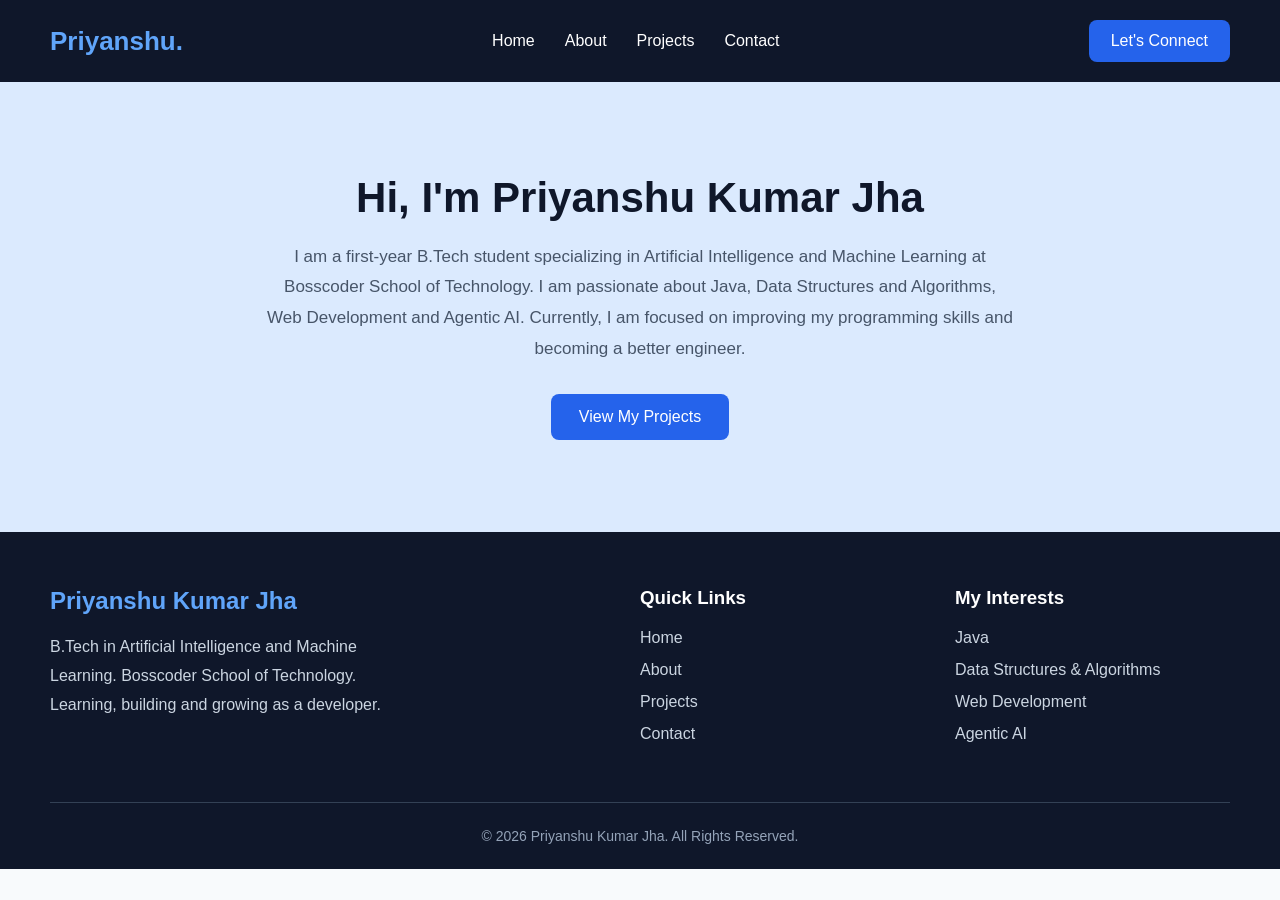
<file: p10/index.html>
<!DOCTYPE html>
<html lang="en">
<head>
    <meta charset="UTF-8">
    <meta name="viewport" content="width=device-width, initial-scale=1.0">
    <title>Priyanshu Kumar Jha | Portfolio</title>
    <link rel="stylesheet" href="style.css">
</head>
<body>

    <!-- HEADER -->
    <header class="header">

        <h2 class="logo">Priyanshu.</h2>

        <nav class="navbar">
            <a href="#">Home</a>
            <a href="#">About</a>
            <a href="#">Projects</a>
            <a href="#">Contact</a>
        </nav>

        <a href="#" class="header-btn">Let's Connect</a>

    </header>


    <!-- HERO SECTION -->
    <main>
        <section class="hero">

            <div class="hero-content">

                <h1>Hi, I'm Priyanshu Kumar Jha</h1>

                <p>
                    I am a first-year B.Tech student specializing
                    in Artificial Intelligence and Machine Learning
                    at Bosscoder School of Technology.

                    I am passionate about Java, Data Structures
                    and Algorithms, Web Development and Agentic AI.
                    Currently, I am focused on improving my
                    programming skills and becoming a better engineer.
                </p>

                <a href="#" class="hero-btn">View My Projects</a>

            </div>

        </section>
    </main>


    <!-- FOOTER -->
    <footer class="footer">

        <div class="footer-container">

            <div class="footer-about">

                <h2>Priyanshu Kumar Jha</h2>

                <p>
                    B.Tech in Artificial Intelligence and
                    Machine Learning.

                    Bosscoder School of Technology.

                    Learning, building and growing as a developer.
                </p>

            </div>


            <div class="footer-links">

                <h3>Quick Links</h3>

                <a href="#">Home</a>
                <a href="#">About</a>
                <a href="#">Projects</a>
                <a href="#">Contact</a>

            </div>


            <div class="footer-social">

                <h3>My Interests</h3>

                <a href="#">Java</a>
                <a href="#">Data Structures & Algorithms</a>
                <a href="#">Web Development</a>
                <a href="#">Agentic AI</a>

            </div>

        </div>


        <div class="footer-bottom">

            <p>
                © 2026 Priyanshu Kumar Jha.
                All Rights Reserved.
            </p>

        </div>

    </footer>

</body>
</html>
</file>
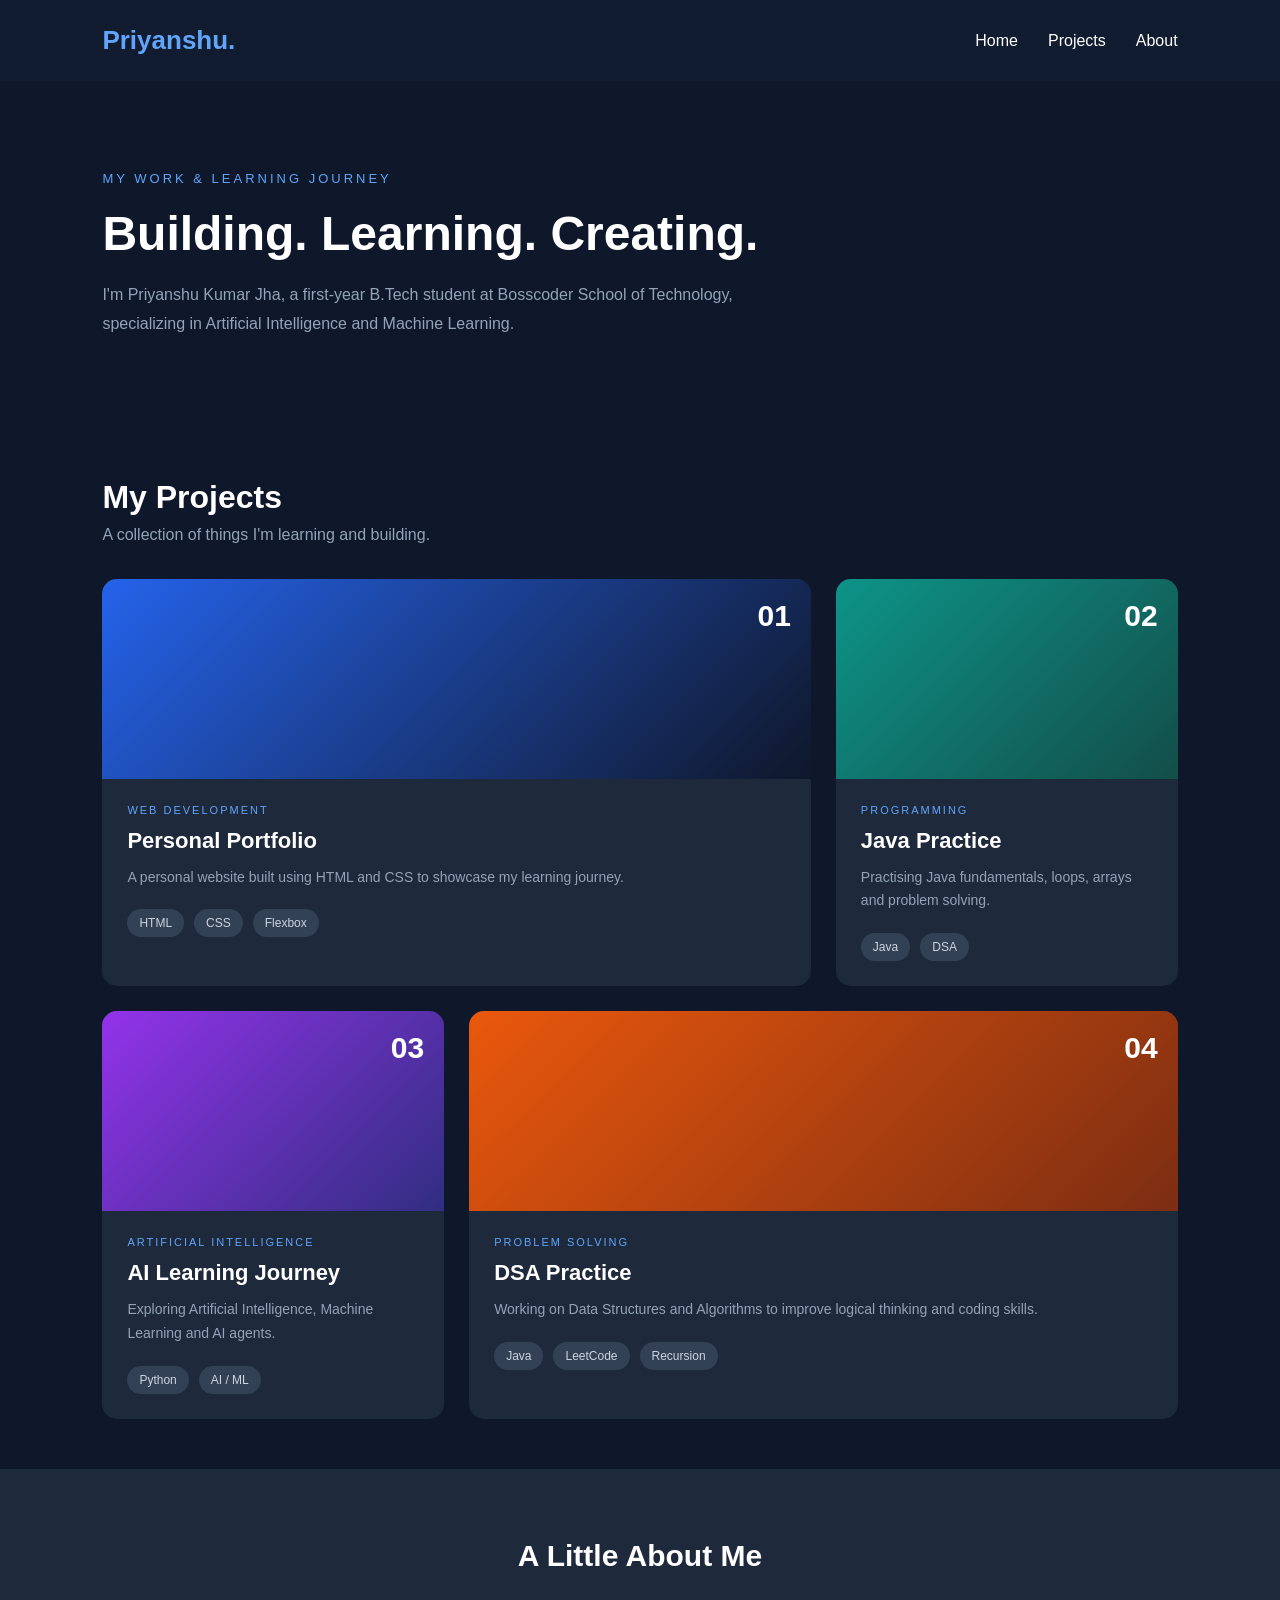
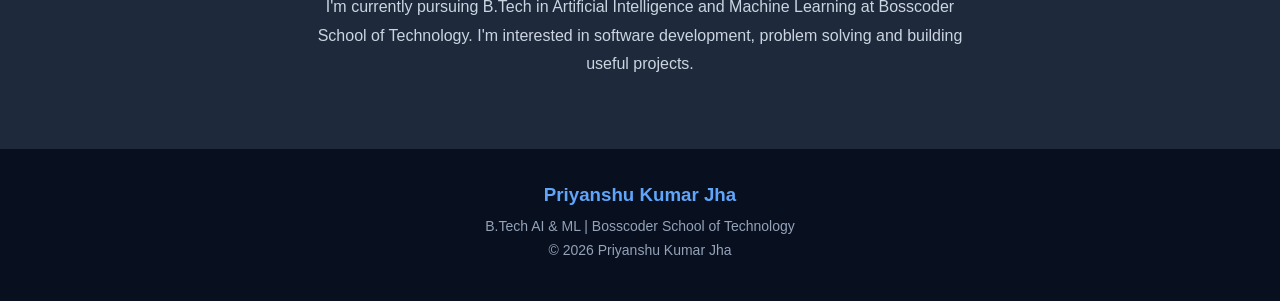
<file: p12/index.html>
<!DOCTYPE html>
<html lang="en">
<head>
    <meta charset="UTF-8">
    <meta name="viewport" content="width=device-width, initial-scale=1.0">
    <title>Priyanshu Kumar Jha | Projects</title>
    <link rel="stylesheet" href="style.css">
</head>
<body>

    <!-- HEADER -->
    <header class="header">

        <h2>Priyanshu.</h2>

        <nav>
            <a href="#home">Home</a>
            <a href="#projects">Projects</a>
            <a href="#about">About</a>
        </nav>

    </header>


    <!-- HERO SECTION -->
    <section class="hero" id="home">

        <p class="tagline">MY WORK & LEARNING JOURNEY</p>

        <h1>Building. Learning. Creating.</h1>

        <p>
            I'm Priyanshu Kumar Jha, a first-year B.Tech
            student at Bosscoder School of Technology,
            specializing in Artificial Intelligence and
            Machine Learning.
        </p>

    </section>


    <!-- PROJECTS SECTION -->
    <main class="projects" id="projects">

        <div class="section-heading">
            <h2>My Projects</h2>
            <p>A collection of things I'm learning and building.</p>
        </div>


        <div class="project-grid">

            <!-- PROJECT 1 -->
            <article class="project-card featured">

                <div class="project-image image-one">
                    <span>01</span>
                </div>

                <div class="project-info">
                    <p class="category">WEB DEVELOPMENT</p>

                    <h3>Personal Portfolio</h3>

                    <p>
                        A personal website built using HTML
                        and CSS to showcase my learning journey.
                    </p>

                    <div class="tech-stack">
                        <span>HTML</span>
                        <span>CSS</span>
                        <span>Flexbox</span>
                    </div>
                </div>

            </article>


            <!-- PROJECT 2 -->
            <article class="project-card">

                <div class="project-image image-two">
                    <span>02</span>
                </div>

                <div class="project-info">
                    <p class="category">PROGRAMMING</p>

                    <h3>Java Practice</h3>

                    <p>
                        Practising Java fundamentals,
                        loops, arrays and problem solving.
                    </p>

                    <div class="tech-stack">
                        <span>Java</span>
                        <span>DSA</span>
                    </div>
                </div>

            </article>


            <!-- PROJECT 3 -->
            <article class="project-card">

                <div class="project-image image-three">
                    <span>03</span>
                </div>

                <div class="project-info">
                    <p class="category">ARTIFICIAL INTELLIGENCE</p>

                    <h3>AI Learning Journey</h3>

                    <p>
                        Exploring Artificial Intelligence,
                        Machine Learning and AI agents.
                    </p>

                    <div class="tech-stack">
                        <span>Python</span>
                        <span>AI / ML</span>
                    </div>
                </div>

            </article>


            <!-- PROJECT 4 -->
            <article class="project-card wide">

                <div class="project-image image-four">
                    <span>04</span>
                </div>

                <div class="project-info">
                    <p class="category">PROBLEM SOLVING</p>

                    <h3>DSA Practice</h3>

                    <p>
                        Working on Data Structures and Algorithms
                        to improve logical thinking and coding skills.
                    </p>

                    <div class="tech-stack">
                        <span>Java</span>
                        <span>LeetCode</span>
                        <span>Recursion</span>
                    </div>
                </div>

            </article>

        </div>

    </main>


    <!-- ABOUT SECTION -->
    <section class="about" id="about">

        <h2>A Little About Me</h2>

        <p>
            I'm currently pursuing B.Tech in Artificial
            Intelligence and Machine Learning at
            Bosscoder School of Technology.

            I'm interested in software development,
            problem solving and building useful projects.
        </p>

    </section>


    <!-- FOOTER -->
    <footer class="footer">

        <h3>Priyanshu Kumar Jha</h3>

        <p>
            B.Tech AI & ML | Bosscoder School of Technology
        </p>

        <p>© 2026 Priyanshu Kumar Jha</p>

    </footer>

</body>
</html>
</file>
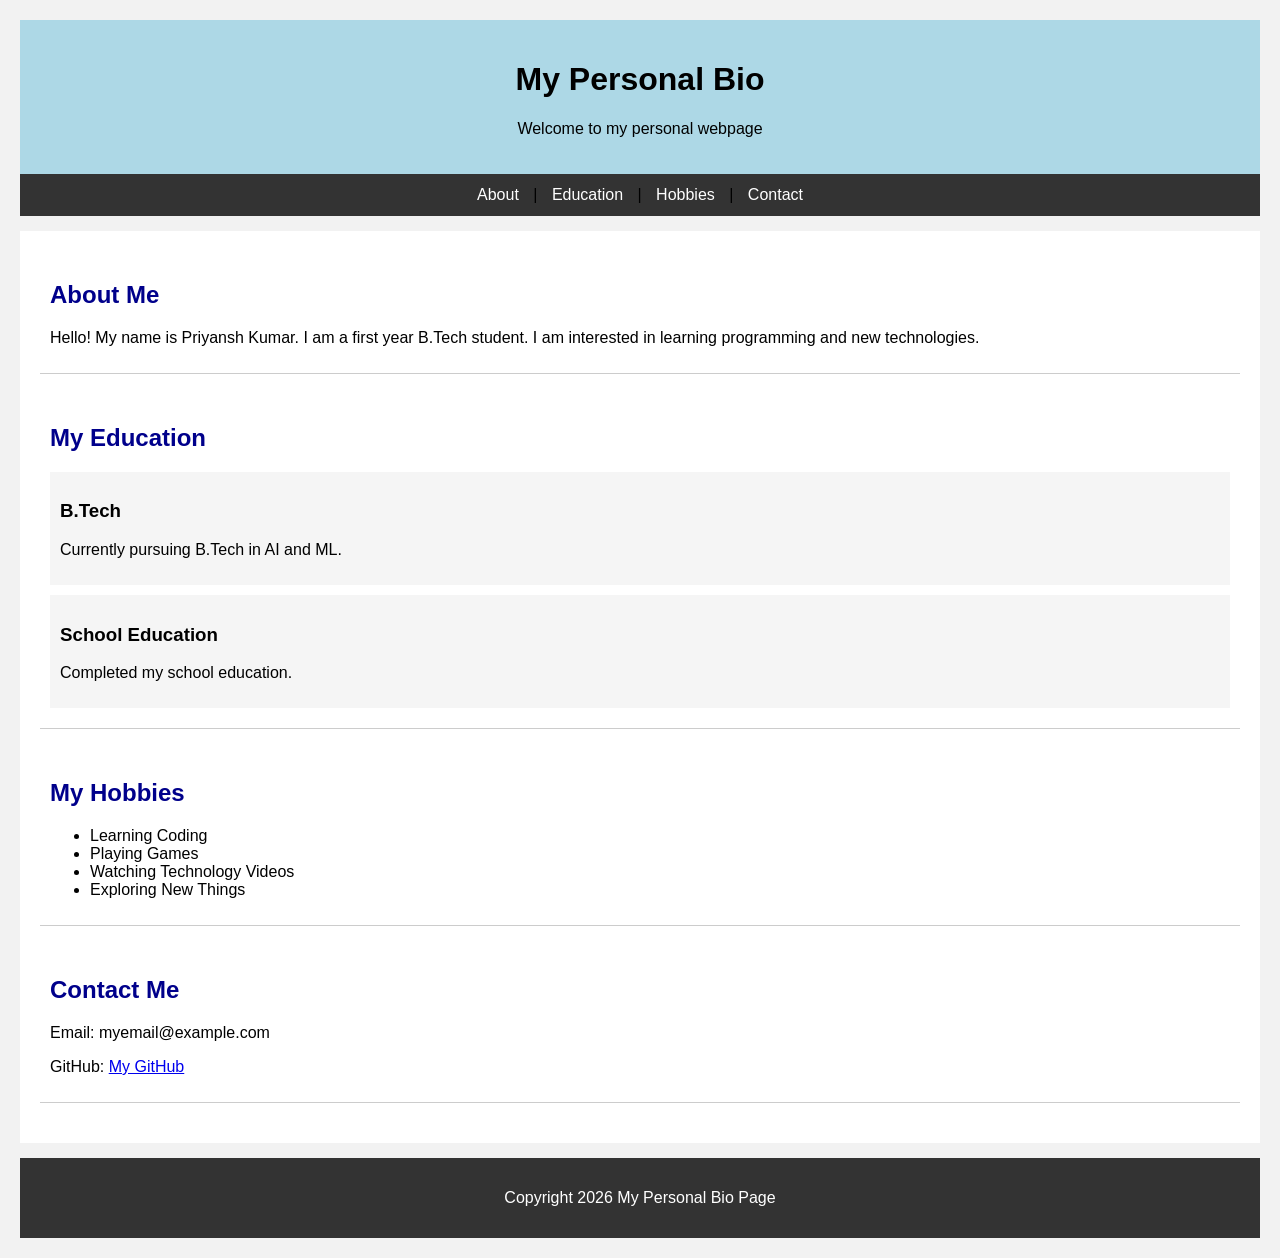
<file: P5/index.html>
<!DOCTYPE html>
<html lang="en">
<head>
    <meta charset="UTF-8">
    <meta name="viewport" content="width=device-width, initial-scale=1.0">
    <title>My Bio Page</title> 
    <link rel="stylesheet" href="style.css">
</head>
<body>

    <header>
        <h1>My Personal Bio</h1>
        <p>Welcome to my personal webpage</p>
    </header>

    <nav>
        <a href="#about">About</a> |
        <a href="#education">Education</a> |
        <a href="#hobbies">Hobbies</a> |
        <a href="#contact">Contact</a>
    </nav>

    <main>

        <section id="about">
            <h2>About Me</h2>
            <p>
                Hello! My name is Priyansh Kumar.
                I am a first year B.Tech student.
                I am interested in learning programming
                and new technologies.
            </p>
        </section>

        <section id="education">
            <h2>My Education</h2>

            <article>
                <h3>B.Tech</h3>
                <p>Currently pursuing B.Tech in AI and ML.</p>
            </article>

            <article>
                <h3>School Education</h3>
                <p>Completed my school education.</p>
            </article>
        </section>

        <section id="hobbies">
            <h2>My Hobbies</h2>
            <ul>
                <li>Learning Coding</li>
                <li>Playing Games</li>
                <li>Watching Technology Videos</li>
                <li>Exploring New Things</li>
            </ul>
        </section>

        <section id="contact">
            <h2>Contact Me</h2>
            <p>Email: myemail@example.com</p>
            <p>
                GitHub:
                <a href="https://github.com/">My GitHub</a>
            </p>
        </section>

    </main>

    <footer>
        <p>Copyright 2026 My Personal Bio Page</p>
    </footer>

</body>
</html>
</file>
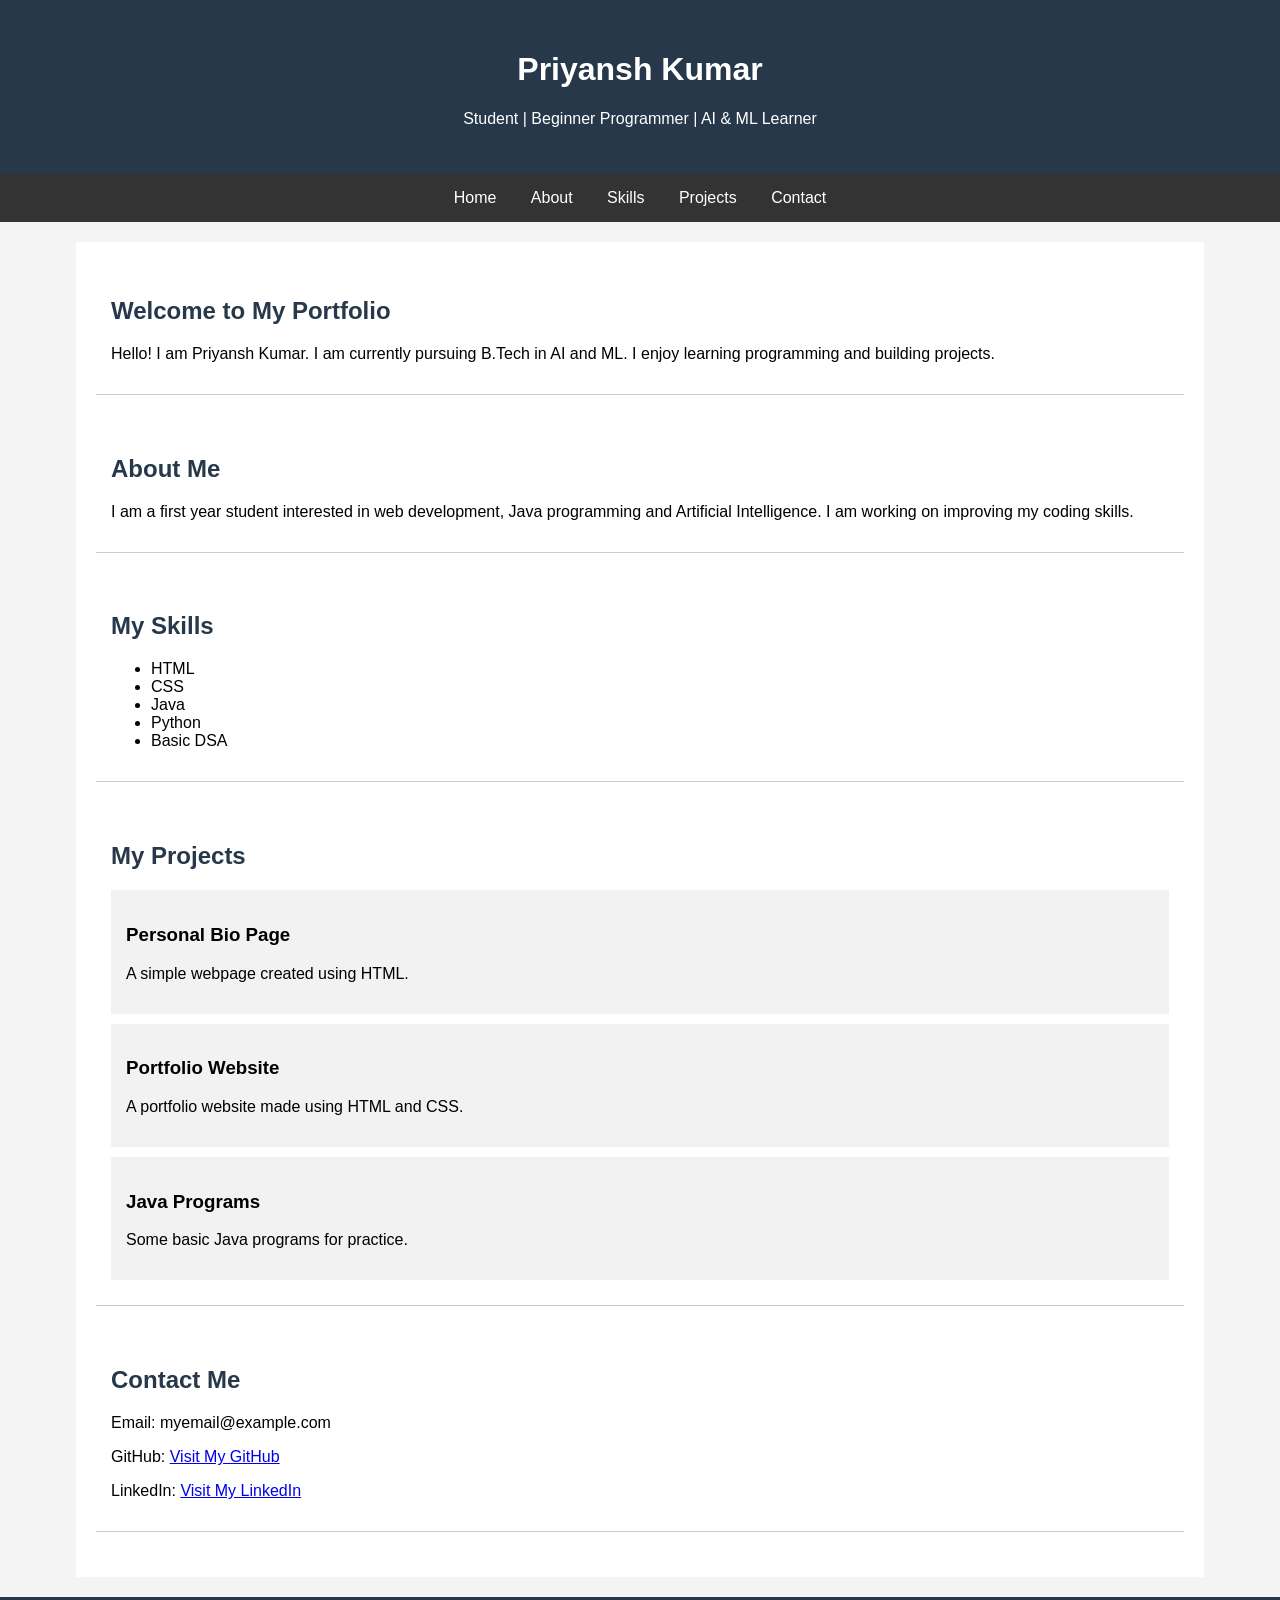
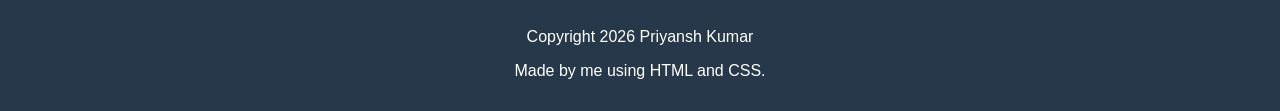
<file: p6/index.html>
<!DOCTYPE html>
<html lang="en">
<head>
    <meta charset="UTF-8">
    <meta name="viewport" content="width=device-width, initial-scale=1.0">
    <title>My Portfolio</title>
    <link rel="stylesheet" href="style.css">
</head>
<body>

    <!-- Header -->
    <header>
        <h1>Priyansh Kumar</h1>
        <p>Student | Beginner Programmer | AI & ML Learner</p>
    </header>

    <!-- Navigation -->
    <nav>
        <a href="#home">Home</a>
        <a href="#about">About</a>
        <a href="#skills">Skills</a>
        <a href="#projects">Projects</a>
        <a href="#contact">Contact</a>
    </nav>

    <!-- Main Content -->
    <main>

        <!-- Home Section -->
        <section id="home">
            <h2>Welcome to My Portfolio</h2>
            <p>
                Hello! I am Priyansh Kumar.
                I am currently pursuing B.Tech in AI and ML.
                I enjoy learning programming and building projects.
            </p>
        </section>

        <!-- About Section -->
        <section id="about">
            <h2>About Me</h2>
            <p>
                I am a first year student interested in
                web development, Java programming and
                Artificial Intelligence.
                I am working on improving my coding skills.
            </p>
        </section>

        <!-- Skills Section -->
        <section id="skills">
            <h2>My Skills</h2>
            <ul>
                <li>HTML</li>
                <li>CSS</li>
                <li>Java</li>
                <li>Python</li>
                <li>Basic DSA</li>
            </ul>
        </section>

        <!-- Projects Section -->
        <section id="projects">
            <h2>My Projects</h2>

            <article>
                <h3>Personal Bio Page</h3>
                <p>A simple webpage created using HTML.</p>
            </article>

            <article>
                <h3>Portfolio Website</h3>
                <p>A portfolio website made using HTML and CSS.</p>
            </article>

            <article>
                <h3>Java Programs</h3>
                <p>Some basic Java programs for practice.</p>
            </article>
        </section>

        <!-- Contact Section -->
        <section id="contact">
            <h2>Contact Me</h2>
            <p>Email: myemail@example.com</p>
            <p>
                GitHub:
                <a href="https://github.com/">Visit My GitHub</a>
            </p>
            <p>
                LinkedIn:
                <a href="https://www.linkedin.com/">Visit My LinkedIn</a>
            </p>
        </section>

    </main>

    <!-- Footer -->
    <footer>
        <p>Copyright 2026 Priyansh Kumar</p>
        <p>Made by me using HTML and CSS.</p>
    </footer>

</body>
</html>
</file>
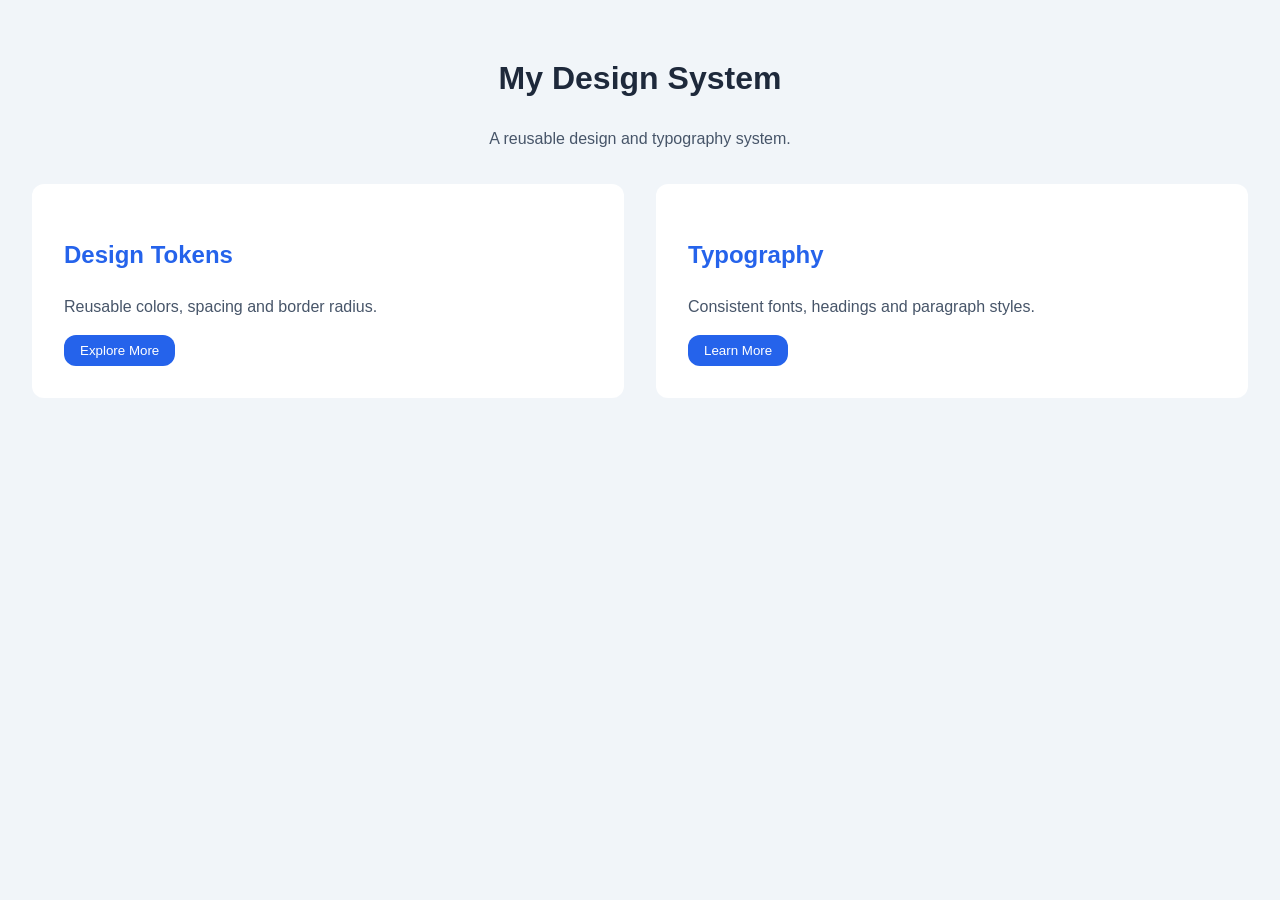
<file: p7/index.html>
<!DOCTYPE html>
<html lang="en">
<head>
    <meta charset="UTF-8">
    <meta name="viewport" content="width=device-width, initial-scale=1.0">
    <title>Design System</title>
    <link rel="stylesheet" href="style.css">
</head>
<body>

    <header>
        <h1>My Design System</h1>
        <p>A reusable design and typography system.</p>
    </header>

    <main>
        <section class="card">
            <h2>Design Tokens</h2>
            <p>Reusable colors, spacing and border radius.</p>
            <button>Explore More</button>
        </section>

        <section class="card">
            <h2>Typography</h2>
            <p>Consistent fonts, headings and paragraph styles.</p>
            <button>Learn More</button>
        </section>
    </main>

</body>
</html>
</file>
<file: p10/style.css>
* {
    margin: 0;
    padding: 0;
    box-sizing: border-box;
}

html {
    scroll-behavior: smooth;
}

body {
    font-family: Arial, sans-serif;
    background: #f8fafc;
    color: #1e293b;
}


/* =========================
   HEADER
========================= */

.header {
    display: flex;
    justify-content: space-between;
    align-items: center;

    padding: 20px 50px;

    background: #0f172a;
    color: white;
}

.logo {
    font-size: 26px;
    font-weight: bold;
    color: #60a5fa;
}


/* NAVBAR */

.navbar {
    display: flex;
    align-items: center;
    gap: 30px;
}

.navbar a {
    color: white;
    text-decoration: none;
    font-size: 16px;
    transition: 0.3s;
}

.navbar a:hover {
    color: #60a5fa;
}


/* HEADER BUTTON */

.header-btn {
    background: #2563eb;
    color: white;

    text-decoration: none;

    padding: 12px 22px;
    border-radius: 8px;

    transition: 0.3s;
}

.header-btn:hover {
    background: #1d4ed8;
}


/* =========================
   HERO SECTION
========================= */

.hero {
    min-height: 450px;

    display: flex;
    justify-content: center;
    align-items: center;

    text-align: center;

    padding: 60px 20px;

    background: #dbeafe;
}

.hero-content {
    max-width: 750px;
}

.hero-content h1 {
    font-size: 42px;
    color: #0f172a;

    margin-bottom: 20px;
}

.hero-content p {
    font-size: 17px;
    line-height: 1.8;

    color: #475569;

    margin-bottom: 30px;
}


/* HERO BUTTON */

.hero-btn {
    display: inline-block;

    background: #2563eb;
    color: white;

    text-decoration: none;

    padding: 14px 28px;
    border-radius: 8px;

    transition: 0.3s;
}

.hero-btn:hover {
    background: #1d4ed8;
    transform: translateY(-3px);
}


/* =========================
   FOOTER
========================= */

.footer {
    background: #0f172a;
    color: white;

    padding: 55px 50px 25px;
}


/* FOOTER CONTAINER */

.footer-container {
    display: flex;

    justify-content: space-between;
    align-items: flex-start;

    gap: 40px;
    flex-wrap: wrap;
}


/* ABOUT SECTION */

.footer-about {
    flex: 2;
    min-width: 220px;
}

.footer-about h2 {
    color: #60a5fa;
    margin-bottom: 18px;
}

.footer-about p {
    color: #cbd5e1;
    line-height: 1.8;
    max-width: 350px;
}


/* FOOTER LINKS */

.footer-links {
    flex: 1;
    min-width: 150px;
}

.footer-social {
    flex: 1;
    min-width: 180px;
}

.footer h3 {
    margin-bottom: 20px;
    color: white;
}

.footer a {
    display: block;

    color: #cbd5e1;
    text-decoration: none;

    margin-bottom: 14px;

    transition: 0.3s;
}

.footer a:hover {
    color: #60a5fa;
}


/* FOOTER BOTTOM */

.footer-bottom {
    border-top: 1px solid #334155;

    text-align: center;

    margin-top: 45px;
    padding-top: 25px;
}

.footer-bottom p {
    color: #94a3b8;
    font-size: 14px;
}


/* =========================
   RESPONSIVE DESIGN
========================= */

@media (max-width: 768px) {

    .header {
        flex-direction: column;
        gap: 20px;

        padding: 25px 20px;
    }

    .navbar {
        flex-wrap: wrap;
        justify-content: center;
        gap: 18px;
    }

    .hero-content h1 {
        font-size: 30px;
    }

    .hero-content p {
        font-size: 15px;
    }

    .footer-container {
        flex-direction: column;
        gap: 35px;
    }

    .footer-about,
    .footer-links,
    .footer-social {
        width: 100%;
    }

    .footer {
        padding: 40px 25px 20px;
    }

}


/* SMALL MOBILE SCREEN */

@media (max-width: 400px) {

    .logo {
        font-size: 23px;
    }

    .navbar {
        gap: 12px;
    }

    .navbar a {
        font-size: 14px;
    }

    .hero-content h1 {
        font-size: 26px;
    }

}
</file>
<file: p12/style.css>
/* =========================
   RESET
========================= */

* {
    margin: 0;
    padding: 0;
    box-sizing: border-box;
}

html {
    scroll-behavior: smooth;
}

body {
    font-family: Arial, sans-serif;
    background: #0f172a;
    color: white;
}


/* =========================
   HEADER
========================= */

.header {
    display: flex;
    justify-content: space-between;
    align-items: center;

    padding: 25px 8%;

    background: #111c31;
}

.header h2 {
    color: #60a5fa;
    font-size: 26px;
}

.header nav {
    display: flex;
    gap: 30px;
}

.header nav a {
    color: white;
    text-decoration: none;
}


/* =========================
   HERO
========================= */

.hero {
    padding: 90px 8%;
    max-width: 1100px;
}

.tagline {
    color: #60a5fa;
    letter-spacing: 3px;
    font-size: 13px;
    margin-bottom: 20px;
}

.hero h1 {
    font-size: 48px;
    margin-bottom: 20px;
}

.hero > p:last-child {
    color: #94a3b8;
    line-height: 1.8;
    max-width: 650px;
}


/* =========================
   PROJECTS
========================= */

.projects {
    padding: 50px 8%;
}

.section-heading {
    margin-bottom: 35px;
}

.section-heading h2 {
    font-size: 32px;
    margin-bottom: 10px;
}

.section-heading p {
    color: #94a3b8;
}


/* =========================
   ADVANCED CSS GRID
========================= */

.project-grid {
    display: grid;

    grid-template-columns: repeat(3, 1fr);

    grid-template-rows: auto auto;

    gap: 25px;
}


/* PROJECT CARD */

.project-card {
    background: #1e293b;

    border-radius: 15px;
    overflow: hidden;

    transition: transform 0.3s;
}

.project-card:hover {
    transform: translateY(-7px);
}


/* FEATURED CARD */

.featured {
    grid-column: span 2;
}


/* WIDE CARD */

.wide {
    grid-column: span 2;
}


/* PROJECT IMAGE */

.project-image {
    height: 200px;

    display: flex;
    justify-content: flex-end;
    align-items: flex-start;

    padding: 20px;

    background: linear-gradient(
        135deg,
        #2563eb,
        #0f172a
    );
}

.project-image span {
    font-size: 30px;
    font-weight: bold;
    color: white;
}


/* DIFFERENT CARD BACKGROUNDS */

.image-two {
    background: linear-gradient(135deg, #0d9488, #134e4a);
}

.image-three {
    background: linear-gradient(135deg, #9333ea, #312e81);
}

.image-four {
    background: linear-gradient(135deg, #ea580c, #7c2d12);
}


/* PROJECT INFORMATION */

.project-info {
    padding: 25px;
}

.category {
    color: #60a5fa;
    font-size: 11px;
    letter-spacing: 2px;
    margin-bottom: 12px;
}

.project-info h3 {
    font-size: 22px;
    margin-bottom: 12px;
}

.project-info > p:not(.category) {
    color: #94a3b8;
    line-height: 1.7;
    font-size: 14px;
}


/* TECHNOLOGY TAGS */

.tech-stack {
    display: flex;
    flex-wrap: wrap;
    gap: 10px;

    margin-top: 20px;
}

.tech-stack span {
    background: #334155;
    color: #cbd5e1;

    padding: 7px 12px;

    border-radius: 20px;
    font-size: 12px;
}


/* =========================
   ABOUT
========================= */

.about {
    padding: 70px 8%;
    text-align: center;
    background: #1e293b;
}

.about h2 {
    font-size: 30px;
    margin-bottom: 20px;
}

.about p {
    color: #cbd5e1;
    line-height: 1.8;
    max-width: 650px;
    margin: auto;
}


/* =========================
   FOOTER
========================= */

.footer {
    padding: 35px 20px;
    text-align: center;
    background: #080f1e;
}

.footer h3 {
    margin-bottom: 12px;
    color: #60a5fa;
}

.footer p {
    color: #94a3b8;
    margin-bottom: 8px;
    font-size: 14px;
}


/* =========================
   TABLET RESPONSIVE
========================= */

@media (max-width: 900px) {

    .project-grid {
        grid-template-columns: repeat(2, 1fr);
    }

    .featured,
    .wide {
        grid-column: span 2;
    }

    .hero h1 {
        font-size: 38px;
    }

}


/* =========================
   MOBILE RESPONSIVE
========================= */

@media (max-width: 600px) {

    .header {
        flex-direction: column;
        gap: 20px;
    }

    .header nav {
        flex-wrap: wrap;
        justify-content: center;
        gap: 15px;
    }

    .hero {
        padding: 60px 8%;
    }

    .hero h1 {
        font-size: 32px;
    }

    .projects {
        padding: 35px 6%;
    }

    .project-grid {
        grid-template-columns: 1fr;
    }

    .featured,
    .wide {
        grid-column: span 1;
    }

}
</file>
<file: P5/style.css>
body {
    font-family: Arial, sans-serif;
    margin: 20px;
    background-color: #f2f2f2;
}

header {
    background-color: lightblue;
    text-align: center;
    padding: 20px;
}

nav {
    background-color: #333;
    padding: 12px;
    text-align: center;
}

nav a {
    color: white;
    text-decoration: none;
    margin: 10px;
}

main {
    background-color: white;
    padding: 20px;
    margin-top: 15px;
}

section {
    margin-bottom: 20px;
    padding: 10px;
    border-bottom: 1px solid #ccc;
}

h2 {
    color: darkblue;
}

article {
    background-color: #f5f5f5;
    padding: 10px;
    margin: 10px 0;
}

footer {
    background-color: #333;
    color: white;
    text-align: center;
    padding: 15px;
    margin-top: 15px;
}
</file>
<file: p6/style.css>
body {
    font-family: Arial, sans-serif;
    margin: 0;
    background-color: #f4f4f4;
}

/* Header */
header {
    background-color: #263849;
    color: white;
    text-align: center;
    padding: 30px;
}

/* Navigation */
nav {
    background-color: #333;
    text-align: center;
    padding: 15px;
}

nav a {
    color: white;
    text-decoration: none;
    margin: 15px;
}

/* Main */
main {
    width: 85%;
    margin: 20px auto;
    background-color: white;
    padding: 20px;
}

/* Sections */
section {
    margin-bottom: 25px;
    padding: 15px;
    border-bottom: 1px solid #ccc;
}

h2 {
    color: #263849;
}

/* Projects */
article {
    background-color: #f2f2f2;
    padding: 15px;
    margin: 10px 0;
}

/* Footer */
footer {
    background-color: #263849;
    color: white;
    text-align: center;
    padding: 15px;
}
</file>
<file: p7/style.css>
/* Design Tokens */
:root {
    --primary: #2563eb;
    --dark: #1e293b;
    --light: #f1f5f9;
    --text: #475569;

    --space-sm: 8px;
    --space-md: 16px;
    --space-lg: 32px;

    --radius: 12px;

    /* Typography Tokens */
    --font-family: Arial, sans-serif;
    --heading-size: 32px;
    --subheading-size: 24px;
    --body-size: 16px;
}

/* General Styling */
body {
    margin: 0;
    padding: var(--space-lg);
    font-family: var(--font-family);
    background: var(--light);
    color: var(--text);
    line-height: 1.6;
}

/* Header */
header {
    text-align: center;
    margin-bottom: var(--space-lg);
}

h1 {
    font-size: var(--heading-size);
    color: var(--dark);
}

h2 {
    font-size: var(--subheading-size);
    color: var(--primary);
}

/* Cards */
main {
    display: flex;
    gap: var(--space-lg);
}

.card {
    background: white;
    padding: var(--space-lg);
    border-radius: var(--radius);
    flex: 1;
}

/* Button */
button {
    background: var(--primary);
    color: white;
    border: none;
    padding: var(--space-sm) var(--space-md);
    border-radius: var(--radius);
    cursor: pointer;
}
</file>
